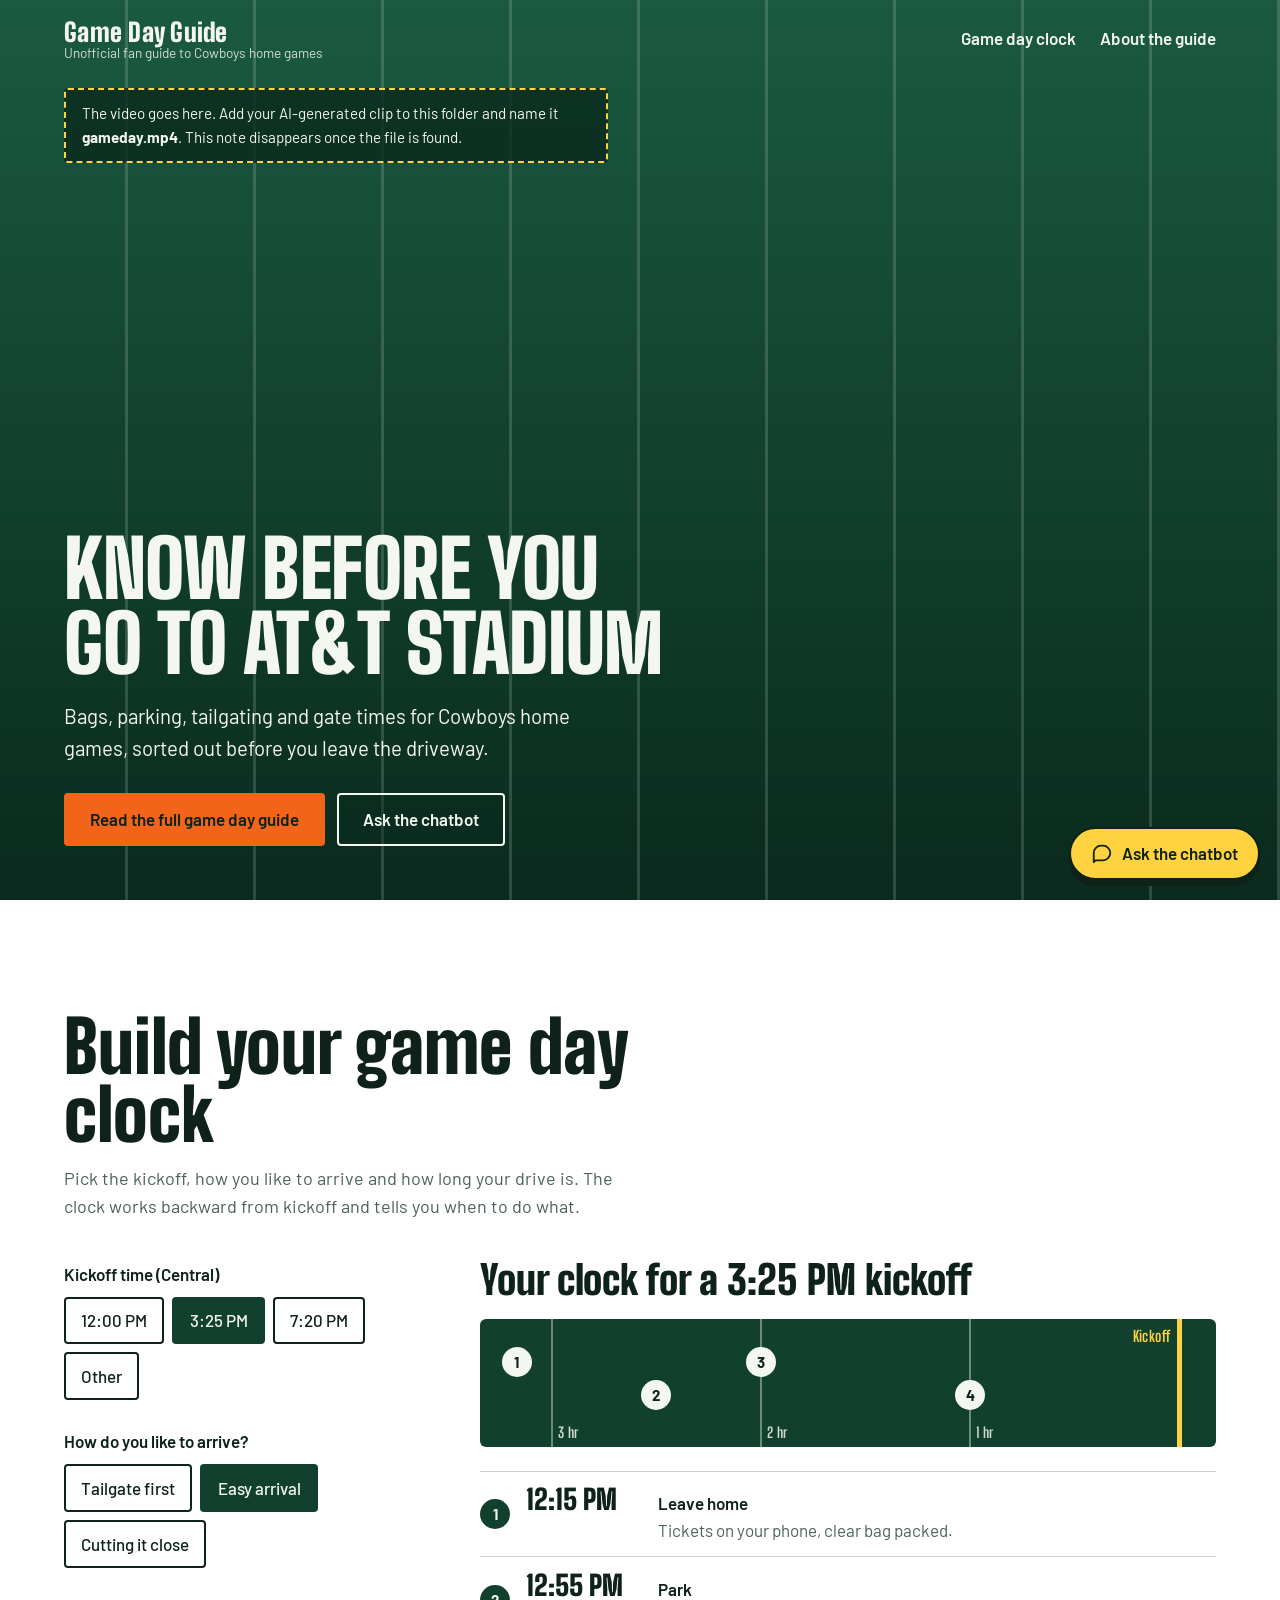
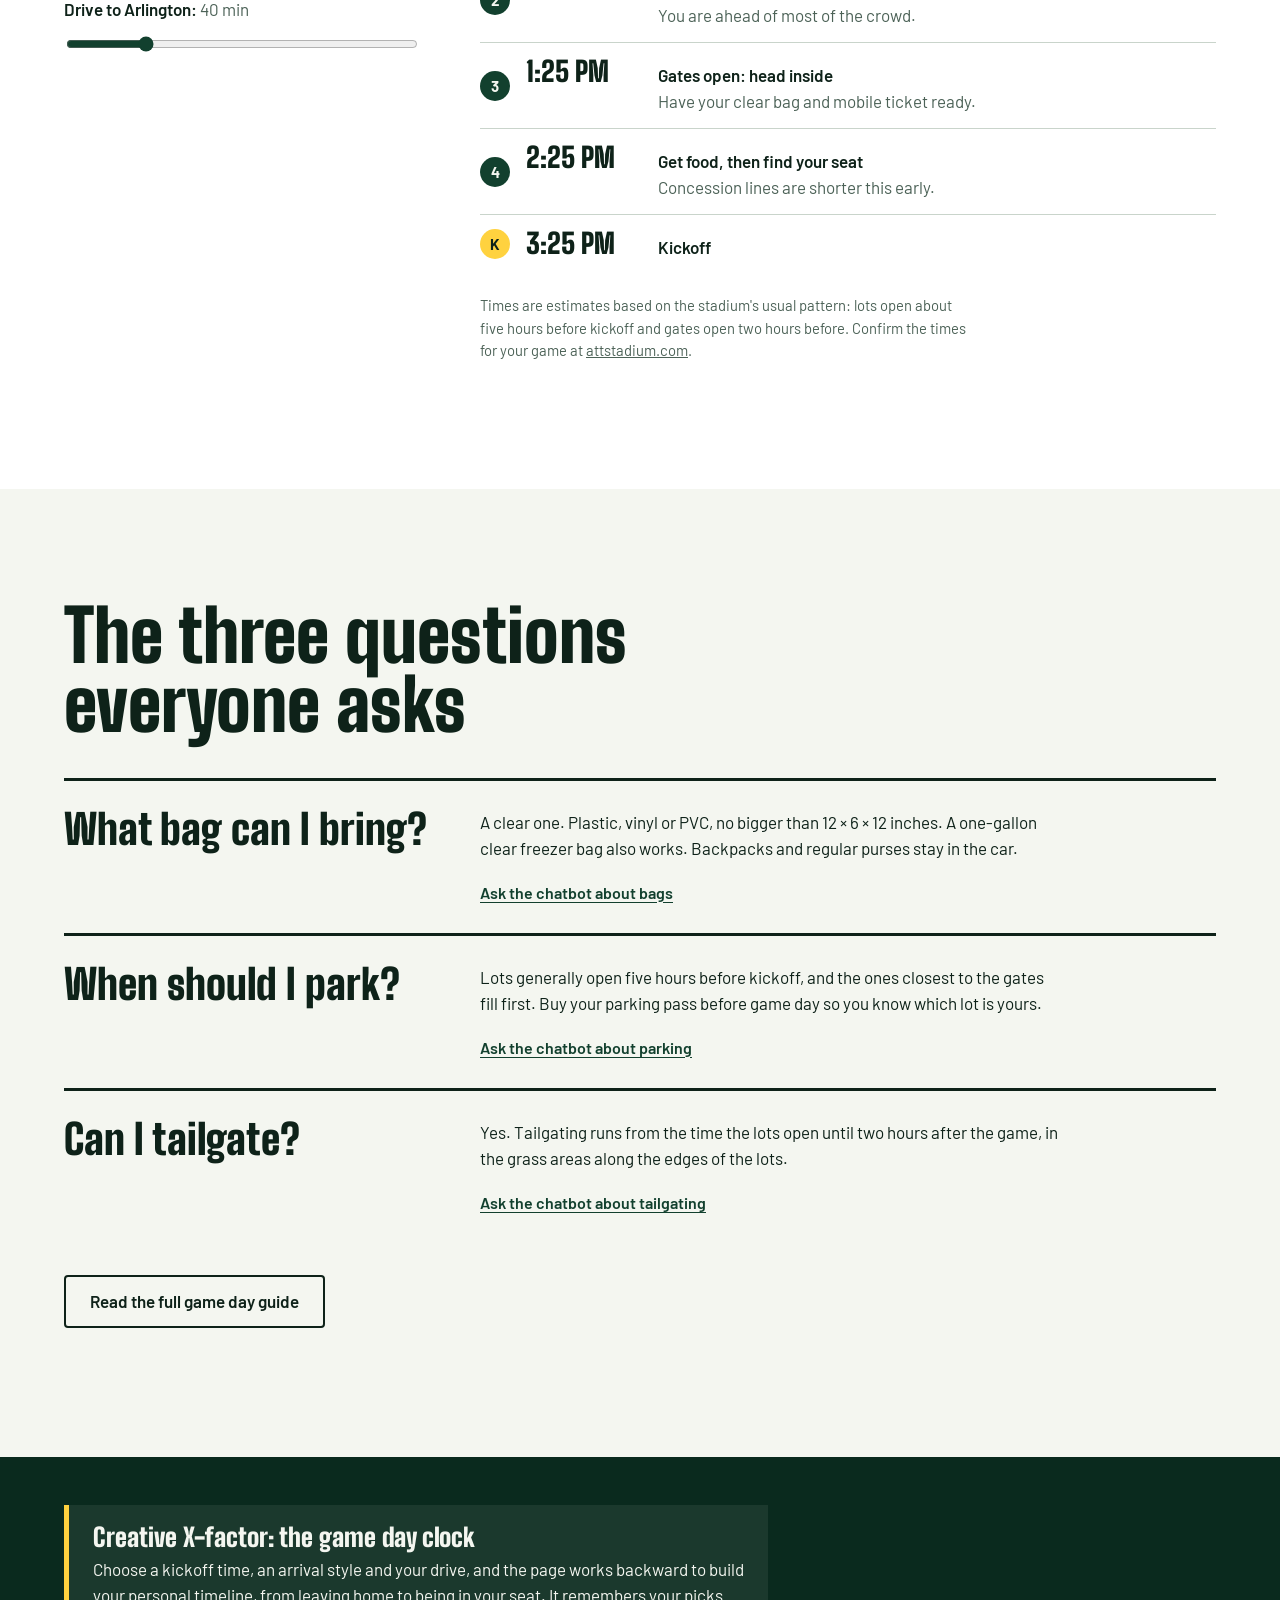
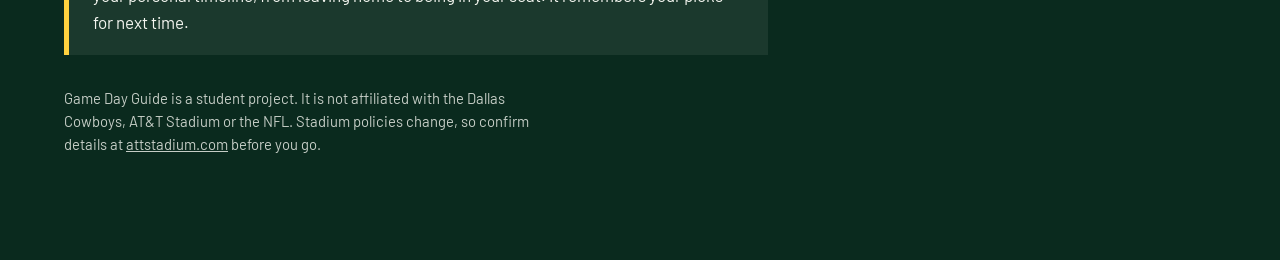
<file: index.html>
<!DOCTYPE html>
<html lang="en">
<head>
  <meta charset="utf-8">
  <meta name="viewport" content="width=device-width, initial-scale=1">
  <title>Game Day Guide | Cowboys home games at AT&amp;T Stadium</title>
  <meta name="description" content="An unofficial fan guide to Dallas Cowboys home games at AT&T Stadium: bag policy, parking, tailgating and gate times, plus a chatbot that answers your questions.">
  <link rel="preconnect" href="https://fonts.googleapis.com">
  <link rel="preconnect" href="https://fonts.gstatic.com" crossorigin>
  <link href="https://fonts.googleapis.com/css2?family=Barlow:wght@400;500;600;700&family=Barlow+Condensed:wght@700;800&display=swap" rel="stylesheet">
  <link href="https://fonts.googleapis.com/css2?family=Big+Shoulders+Display:wght@700;900&display=swap" rel="stylesheet">
  <link rel="stylesheet" href="style.css">
</head>
<body>

  <header class="site-head site-head--over">
    <a class="brand" href="index.html">
      <span class="brand-name">Game Day Guide</span>
      <span class="brand-note">Unofficial fan guide to Cowboys home games</span>
    </a>
    <nav class="site-nav" aria-label="Main">
      <a href="#planner">Game day clock</a>
      <a href="guide.html">About the guide</a>
    </nav>
  </header>

  <main>

    <!-- Landing video: auto-plays, muted, on a loop -->
    <section class="hero">
      <div class="hero-media">
        <video class="hero-video" src="gameday.mp4" autoplay muted loop playsinline preload="auto"
               aria-label="AI-generated video of a fan in a number 1 jersey walking through a stadium tunnel to the stands and cheering"></video>
      </div>

      <button type="button" class="video-toggle">Pause video</button>

      <p class="video-missing">
        The video goes here. Add your AI-generated clip to this folder and name it
        <strong>gameday.mp4</strong>. This note disappears once the file is found.
      </p>

      <div class="hero-copy">
        <h1>Know before you go to AT&amp;T Stadium</h1>
        <p class="hero-lede">
          Bags, parking, tailgating and gate times for Cowboys home games,
          sorted out before you leave the driveway.
        </p>
        <div class="hero-actions">
          <a class="btn btn-primary" href="guide.html">Read the full game day guide</a>
          <button type="button" class="btn btn-outline-light" data-open-chat>Ask the chatbot</button>
        </div>
      </div>
    </section>

    <!-- X-factor: the game day clock -->
    <section class="section planner" id="planner">
      <h2 class="section-title">Build your game day clock</h2>
      <p class="section-intro">
        Pick the kickoff, how you like to arrive and how long your drive is.
        The clock works backward from kickoff and tells you when to do what.
      </p>

      <div class="planner-grid">
        <form class="planner-form" id="planner-form">
          <fieldset>
            <legend>Kickoff time (Central)</legend>
            <div class="chips">
              <label class="chip"><input type="radio" name="kickoff" value="720"><span>12:00 PM</span></label>
              <label class="chip"><input type="radio" name="kickoff" value="925" checked><span>3:25 PM</span></label>
              <label class="chip"><input type="radio" name="kickoff" value="1160"><span>7:20 PM</span></label>
              <label class="chip"><input type="radio" name="kickoff" value="other"><span>Other</span></label>
            </div>
            <div class="other-time" id="other-time" hidden>
              <label for="kick-other">Kickoff at</label>
              <input type="time" id="kick-other" value="15:30">
            </div>
          </fieldset>

          <fieldset>
            <legend>How do you like to arrive?</legend>
            <div class="chips">
              <label class="chip"><input type="radio" name="style" value="tailgate"><span>Tailgate first</span></label>
              <label class="chip"><input type="radio" name="style" value="easy" checked><span>Easy arrival</span></label>
              <label class="chip"><input type="radio" name="style" value="close"><span>Cutting it close</span></label>
            </div>
          </fieldset>

          <label class="range-label" for="drive">
            Drive to Arlington: <span class="range-value" id="drive-value">40 min</span>
          </label>
          <input type="range" id="drive" min="10" max="150" step="5" value="40">
        </form>

        <div class="planner-result" aria-live="polite">
          <h3 class="clock-title" id="clock-title">Your clock</h3>
          <div class="field" aria-hidden="true">
            <div class="field-inner" id="field-inner"></div>
          </div>
          <ol class="clock" id="clock-list"></ol>
          <p class="fine">
            Times are estimates based on the stadium's usual pattern: lots open about
            <span id="lots-note">five</span> hours before kickoff and gates open two hours before.
            Confirm the times for your game at
            <a href="https://attstadium.com" target="_blank" rel="noopener">attstadium.com</a>.
          </p>
        </div>
      </div>
    </section>

    <section class="section questions">
      <h2 class="section-title">The three questions everyone asks</h2>

      <dl class="qa">
        <div class="qa-row">
          <dt>What bag can I bring?</dt>
          <dd>
            <p>A clear one. Plastic, vinyl or PVC, no bigger than 12 × 6 × 12 inches.
            A one-gallon clear freezer bag also works. Backpacks and regular purses stay in the car.</p>
            <button type="button" class="link-button" data-open-chat>Ask the chatbot about bags</button>
          </dd>
        </div>
        <div class="qa-row">
          <dt>When should I park?</dt>
          <dd>
            <p>Lots generally open five hours before kickoff, and the ones closest to the
            gates fill first. Buy your parking pass before game day so you know which lot is yours.</p>
            <button type="button" class="link-button" data-open-chat>Ask the chatbot about parking</button>
          </dd>
        </div>
        <div class="qa-row">
          <dt>Can I tailgate?</dt>
          <dd>
            <p>Yes. Tailgating runs from the time the lots open until two hours after the
            game, in the grass areas along the edges of the lots.</p>
            <button type="button" class="link-button" data-open-chat>Ask the chatbot about tailgating</button>
          </dd>
        </div>
      </dl>

      <p class="questions-more">
        <a class="btn btn-outline-dark" href="guide.html">Read the full game day guide</a>
      </p>
    </section>

  </main>

  <footer class="site-foot">
    <div class="xfactor">
      <h2>Creative X-factor: the game day clock</h2>
      <p>Choose a kickoff time, an arrival style and your drive, and the page works
      backward to build your personal timeline, from leaving home to being in your
      seat. It remembers your picks for next time.</p>
    </div>
    <p class="disclaimer">
      Game Day Guide is a student project. It is not affiliated with the Dallas Cowboys,
      AT&amp;T Stadium or the NFL. Stadium policies change, so confirm details at
      <a href="https://attstadium.com" target="_blank" rel="noopener">attstadium.com</a> before you go.
    </p>
  </footer>

  <noscript>
    <p style="padding:1rem"><a href="https://share.chatling.ai/s/kKgDypYMoNRRY6E">Open the Game Day Guide chatbot</a></p>
  </noscript>
  <script src="script.js"></script>
</body>
</html>
</file>
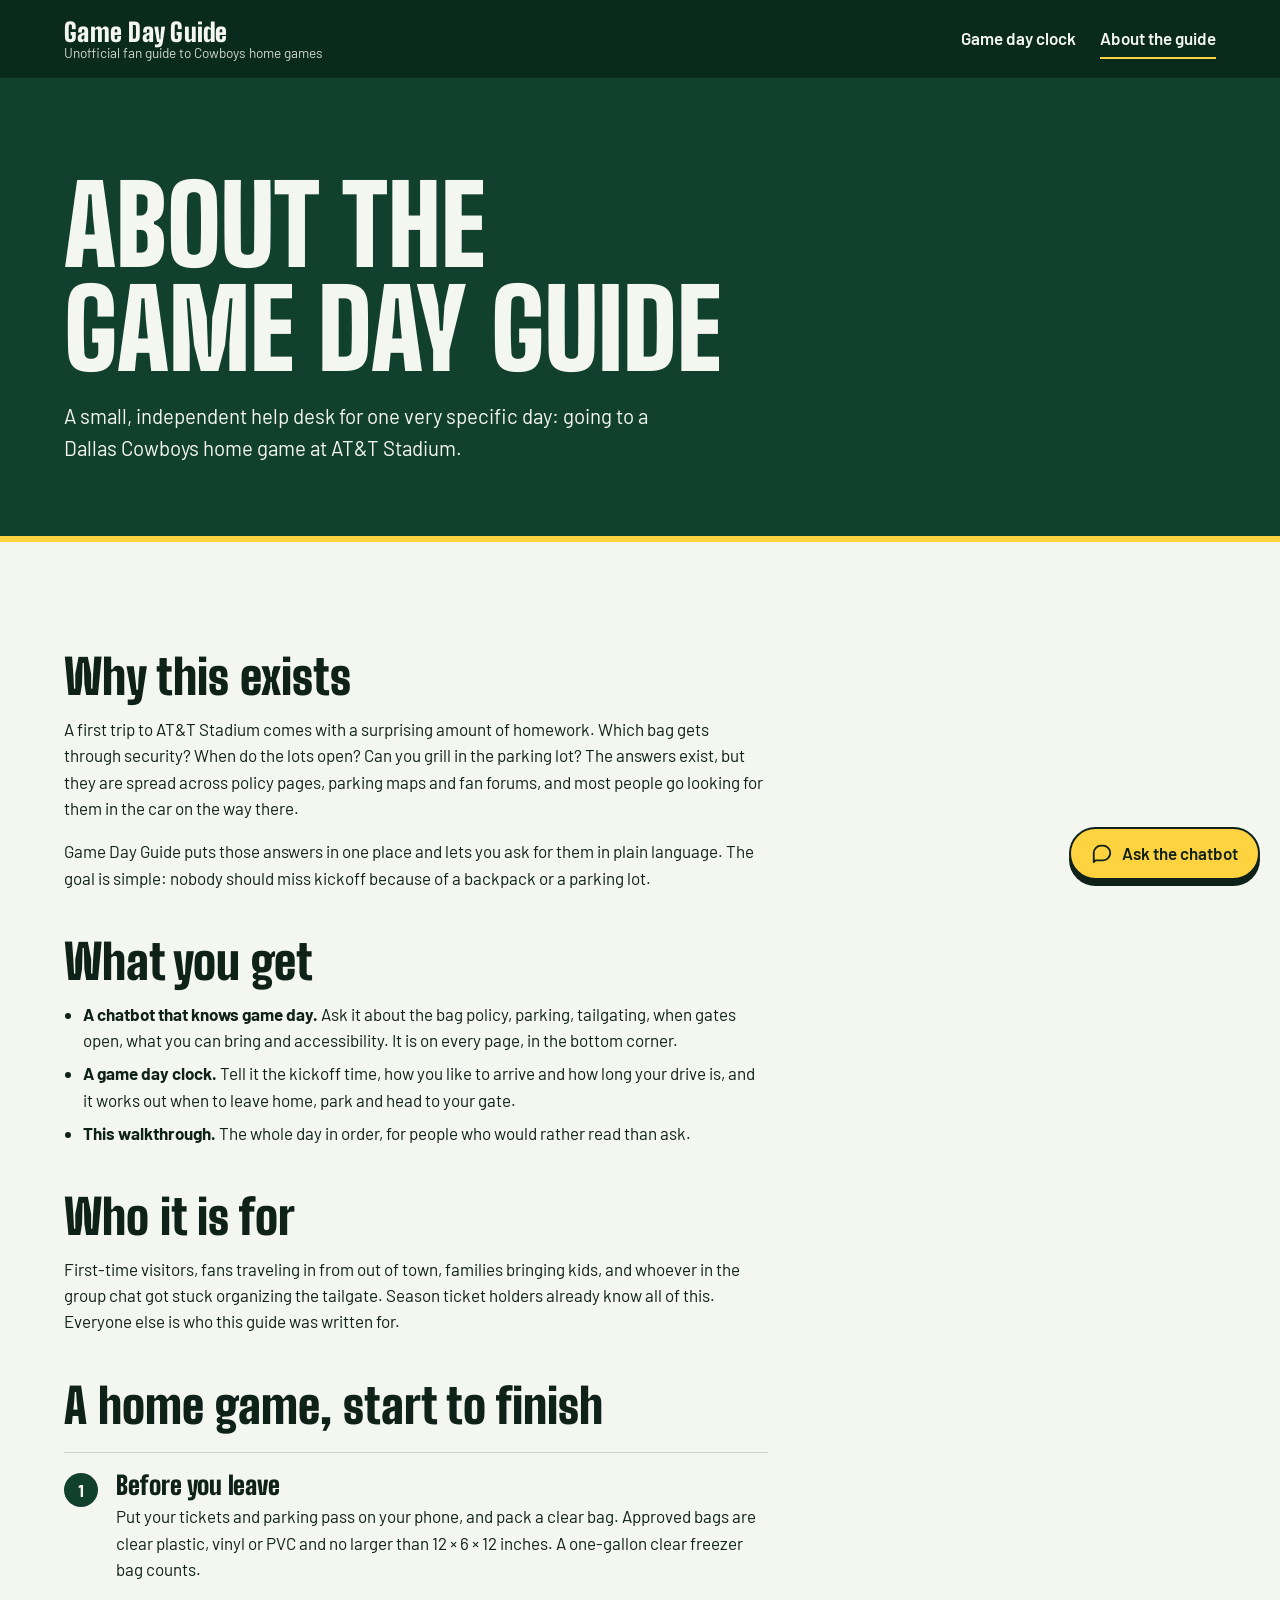
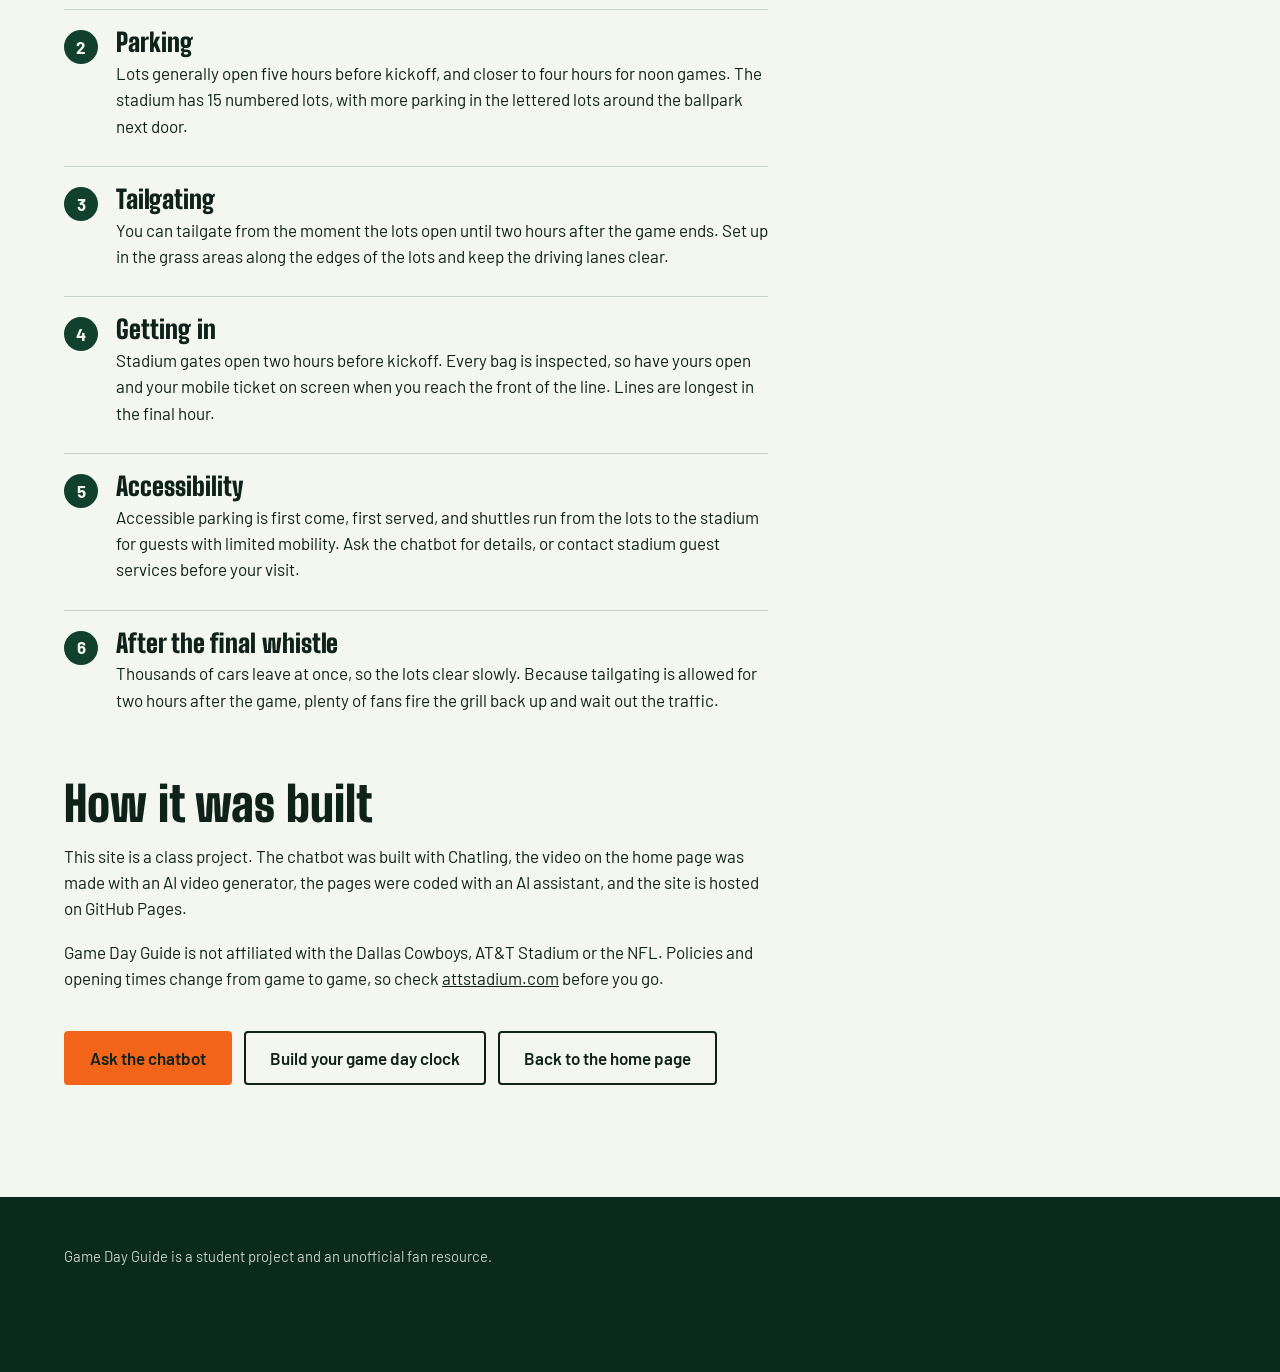
<file: guide.html>
<!DOCTYPE html>
<html lang="en">
<head>
  <meta charset="utf-8">
  <meta name="viewport" content="width=device-width, initial-scale=1">
  <title>About the guide | Game Day Guide</title>
  <meta name="description" content="What the Game Day Guide is, who it is for, and a start-to-finish walkthrough of a Cowboys home game at AT&T Stadium.">
  <link rel="preconnect" href="https://fonts.googleapis.com">
  <link rel="preconnect" href="https://fonts.gstatic.com" crossorigin>
  <link href="https://fonts.googleapis.com/css2?family=Barlow:wght@400;500;600;700&family=Barlow+Condensed:wght@700;800&display=swap" rel="stylesheet">
  <link href="https://fonts.googleapis.com/css2?family=Big+Shoulders+Display:wght@700;900&display=swap" rel="stylesheet">
  <link rel="stylesheet" href="style.css">
</head>
<body>

  <header class="site-head site-head--solid">
    <a class="brand" href="index.html">
      <span class="brand-name">Game Day Guide</span>
      <span class="brand-note">Unofficial fan guide to Cowboys home games</span>
    </a>
    <nav class="site-nav" aria-label="Main">
      <a href="index.html#planner">Game day clock</a>
      <a href="guide.html" aria-current="page">About the guide</a>
    </nav>
  </header>

  <main>
    <div class="page-top">
      <h1>About the Game Day Guide</h1>
      <p>A small, independent help desk for one very specific day: going to a
      Dallas Cowboys home game at AT&amp;T Stadium.</p>
    </div>

    <section class="section">
      <div class="prose">

        <h2>Why this exists</h2>
        <p>A first trip to AT&amp;T Stadium comes with a surprising amount of homework.
        Which bag gets through security? When do the lots open? Can you grill in the
        parking lot? The answers exist, but they are spread across policy pages,
        parking maps and fan forums, and most people go looking for them in the car
        on the way there.</p>
        <p>Game Day Guide puts those answers in one place and lets you ask for them in
        plain language. The goal is simple: nobody should miss kickoff because of a
        backpack or a parking lot.</p>

        <h2>What you get</h2>
        <ul>
          <li><strong>A chatbot that knows game day.</strong> Ask it about the bag policy,
          parking, tailgating, when gates open, what you can bring and accessibility.
          It is on every page, in the bottom corner.</li>
          <li><strong>A game day clock.</strong> Tell it the kickoff time, how you like to
          arrive and how long your drive is, and it works out when to leave home,
          park and head to your gate.</li>
          <li><strong>This walkthrough.</strong> The whole day in order, for people who
          would rather read than ask.</li>
        </ul>

        <h2>Who it is for</h2>
        <p>First-time visitors, fans traveling in from out of town, families bringing
        kids, and whoever in the group chat got stuck organizing the tailgate.
        Season ticket holders already know all of this. Everyone else is who this
        guide was written for.</p>

        <h2>A home game, start to finish</h2>
        <ol class="steps">
          <li>
            <h3>Before you leave</h3>
            <p>Put your tickets and parking pass on your phone, and pack a clear bag.
            Approved bags are clear plastic, vinyl or PVC and no larger than
            12 × 6 × 12 inches. A one-gallon clear freezer bag counts.</p>
          </li>
          <li>
            <h3>Parking</h3>
            <p>Lots generally open five hours before kickoff, and closer to four hours
            for noon games. The stadium has 15 numbered lots, with more parking in the
            lettered lots around the ballpark next door.</p>
          </li>
          <li>
            <h3>Tailgating</h3>
            <p>You can tailgate from the moment the lots open until two hours after the
            game ends. Set up in the grass areas along the edges of the lots and keep
            the driving lanes clear.</p>
          </li>
          <li>
            <h3>Getting in</h3>
            <p>Stadium gates open two hours before kickoff. Every bag is inspected, so
            have yours open and your mobile ticket on screen when you reach the front
            of the line. Lines are longest in the final hour.</p>
          </li>
          <li>
            <h3>Accessibility</h3>
            <p>Accessible parking is first come, first served, and shuttles run from the
            lots to the stadium for guests with limited mobility. Ask the chatbot for
            details, or contact stadium guest services before your visit.</p>
          </li>
          <li>
            <h3>After the final whistle</h3>
            <p>Thousands of cars leave at once, so the lots clear slowly. Because
            tailgating is allowed for two hours after the game, plenty of fans fire the
            grill back up and wait out the traffic.</p>
          </li>
        </ol>

        <h2>How it was built</h2>
        <p>This site is a class project. The chatbot was built with Chatling, the video
        on the home page was made with an AI video generator, the pages were coded
        with an AI assistant, and the site is hosted on GitHub Pages.</p>
        <p>Game Day Guide is not affiliated with the Dallas Cowboys, AT&amp;T Stadium or
        the NFL. Policies and opening times change from game to game, so check
        <a href="https://attstadium.com" target="_blank" rel="noopener">attstadium.com</a>
        before you go.</p>

        <div class="page-actions">
          <button type="button" class="btn btn-primary" data-open-chat>Ask the chatbot</button>
          <a class="btn btn-outline-dark" href="index.html#planner">Build your game day clock</a>
          <a class="btn btn-outline-dark" href="index.html">Back to the home page</a>
        </div>

      </div>
    </section>
  </main>

  <footer class="site-foot">
    <p class="disclaimer" style="margin-top:0">
      Game Day Guide is a student project and an unofficial fan resource.
    </p>
  </footer>

  <noscript>
    <p style="padding:1rem"><a href="https://share.chatling.ai/s/kKgDypYMoNRRY6E">Open the Game Day Guide chatbot</a></p>
  </noscript>
  <script src="script.js"></script>
</body>
</html>
</file>
<file: style.css>
/* Game Day Guide — shared styles for index.html and guide.html */

:root {
  --turf: #12402e;
  --turf-deep: #0a2a1e;
  --chalk: #f4f6f0;
  --paper: #ffffff;
  --line: #ffd23f;      /* the yellow first-down line */
  --pylon: #f2641a;     /* end-zone pylon orange */
  --ink: #0e2219;
  --muted: #4c6257;
  --rule: #c9d4cb;
  --display: "Big Shoulders Display", "Barlow Condensed", "Arial Narrow", Impact, sans-serif;
  --body: "Barlow", "Helvetica Neue", Arial, sans-serif;
  --gutter: clamp(1.25rem, 5vw, 4.5rem);
}

*,
*::before,
*::after { box-sizing: border-box; }

html { scroll-behavior: smooth; }

body {
  margin: 0;
  background: var(--chalk);
  color: var(--ink);
  font-family: var(--body);
  font-size: 1.0625rem;
  line-height: 1.55;
  -webkit-font-smoothing: antialiased;
}

h1, h2, h3 {
  font-family: var(--display);
  font-weight: 900;
  line-height: 0.95;
  margin: 0;
}

p { margin: 0 0 1em; }
a { color: inherit; }

:focus-visible {
  outline: 3px solid var(--line);
  outline-offset: 2px;
  box-shadow: 0 0 0 7px var(--ink);
}

.sr-only {
  position: absolute;
  width: 1px;
  height: 1px;
  overflow: hidden;
  clip: rect(0 0 0 0);
  white-space: nowrap;
}

/* ---------- Header ---------- */

.site-head {
  display: flex;
  align-items: center;
  justify-content: space-between;
  gap: 1rem;
  padding: 1.1rem var(--gutter);
  color: var(--chalk);
}

.site-head--over {
  position: absolute;
  inset: 0 0 auto 0;
  z-index: 3;
}

.site-head--solid { background: var(--turf-deep); }

.brand {
  display: flex;
  flex-direction: column;
  text-decoration: none;
  line-height: 1.1;
}

.brand-name {
  font-family: var(--display);
  font-weight: 900;
  font-size: 1.6rem;
  letter-spacing: 0.01em;
}

.brand-note {
  font-size: 0.85rem;
  opacity: 0.85;
}

.site-nav {
  display: flex;
  gap: 1.5rem;
  font-weight: 600;
}

.site-nav a {
  text-decoration: none;
  padding: 0.35rem 0;
  border-bottom: 2px solid transparent;
}

.site-nav a:hover,
.site-nav a[aria-current="page"] { border-bottom-color: var(--line); }

/* ---------- Buttons ---------- */

.btn {
  display: inline-flex;
  align-items: center;
  justify-content: center;
  gap: 0.5rem;
  padding: 0.9rem 1.5rem;
  border: 2px solid transparent;
  border-radius: 4px;
  font: 600 1.0625rem/1.2 var(--body);
  text-decoration: none;
  cursor: pointer;
}

.btn-primary {
  background: var(--pylon);
  border-color: var(--pylon);
  color: var(--ink);
}

.btn-primary:hover { background: #ff7a33; border-color: #ff7a33; }

.btn-outline-light {
  background: rgba(10, 42, 30, 0.35);
  border-color: var(--chalk);
  color: var(--chalk);
}

.btn-outline-light:hover { background: var(--chalk); color: var(--ink); }

.btn-outline-dark {
  background: transparent;
  border-color: var(--ink);
  color: var(--ink);
}

.btn-outline-dark:hover { background: var(--ink); color: var(--chalk); }

/* ---------- Hero with video ---------- */

.hero {
  position: relative;
  min-height: 100vh;
  min-height: 100svh;
  display: flex;
  align-items: flex-end;
  overflow: hidden;
  color: var(--chalk);
  /* Shown only until gameday.mp4 loads: a field with yard lines */
  background:
    repeating-linear-gradient(90deg, transparent 0 calc(10% - 3px), rgba(244, 246, 240, 0.16) calc(10% - 3px) 10%),
    linear-gradient(180deg, #1a5a40, var(--turf-deep));
}

/* Phones: the portrait video fills the whole hero behind the text */
.hero-media {
  position: absolute;
  inset: 0;
}

.hero-video {
  position: absolute;
  inset: 0;
  width: 100%;
  height: 100%;
  object-fit: cover;
}

.hero.no-video .hero-media,
.hero.no-video .video-toggle { display: none; }

.hero::after {
  content: "";
  position: absolute;
  inset: 0;
  background: linear-gradient(180deg, rgba(10, 42, 30, 0.45) 0%, rgba(10, 42, 30, 0) 22%, rgba(10, 42, 30, 0) 45%, rgba(10, 42, 30, 0.88) 100%);
  pointer-events: none;
}

.hero-copy {
  position: relative;
  z-index: 2;
  width: 100%;
  padding: 7rem var(--gutter) clamp(2rem, 6vh, 4rem);
}

.hero h1 {
  font-size: clamp(3rem, min(9vw, 14vh), 7.5rem);
  text-transform: uppercase;
  letter-spacing: -0.005em;
  max-width: 15ch;
  text-wrap: balance;
}

.hero-lede {
  max-width: 46ch;
  margin: 1.25rem 0 1.75rem;
  font-size: clamp(1.1rem, 1.6vw, 1.3rem);
}

.hero-actions {
  display: flex;
  flex-wrap: wrap;
  gap: 0.75rem;
}

.video-toggle {
  position: absolute;
  z-index: 2;
  top: 5.25rem;
  right: var(--gutter);
  padding: 0.4rem 0.8rem;
  border: 1px solid rgba(244, 246, 240, 0.7);
  border-radius: 4px;
  background: rgba(10, 42, 30, 0.55);
  color: var(--chalk);
  font: 500 0.875rem var(--body);
  cursor: pointer;
}

.video-missing {
  display: none;
  position: absolute;
  z-index: 2;
  top: 5.5rem;
  left: var(--gutter);
  right: var(--gutter);
  max-width: 34rem;
  padding: 0.75rem 1rem;
  border: 2px dashed var(--line);
  border-radius: 4px;
  background: rgba(10, 42, 30, 0.8);
  font-size: 0.95rem;
}

.hero.no-video .video-missing { display: block; }

/* Wide screens: the portrait video stands full height on the right, uncropped */
@media (min-width: 821px) and (orientation: landscape) {
  .hero {
    display: grid;
    grid-template-columns: minmax(0, 1fr) auto;
    align-items: end;
  }

  .hero::after { display: none; }

  .hero-media {
    position: relative;
    inset: auto;
    grid-column: 2;
    grid-row: 1;
    align-self: start;
    height: 100vh;
    height: 100svh;
    aspect-ratio: 9 / 16;
    max-width: 46vw;
  }

  .hero-media::after {
    content: "";
    position: absolute;
    inset: 0 0 auto 0;
    height: 20%;
    background: linear-gradient(180deg, rgba(10, 42, 30, 0.75), rgba(10, 42, 30, 0));
    pointer-events: none;
  }

  .hero-copy {
    grid-column: 1;
    grid-row: 1;
  }

  .hero h1 { font-size: clamp(3rem, min(6.2vw, 13vh), 7rem); }
}

/* ---------- Sections ---------- */

.section {
  padding: clamp(3.5rem, 9vw, 7rem) var(--gutter);
}

.section-title {
  font-size: clamp(2.5rem, 6vw, 4.5rem);
  max-width: 16ch;
}

.section-intro {
  max-width: 56ch;
  margin: 1rem 0 0;
  color: var(--muted);
  font-size: 1.125rem;
}

/* ---------- Game day clock (X-factor) ---------- */

.planner { background: var(--paper); }

.planner-grid {
  display: grid;
  grid-template-columns: minmax(16rem, 22rem) 1fr;
  gap: clamp(2rem, 5vw, 4.5rem);
  margin-top: 2.5rem;
  align-items: start;
}

.planner-form fieldset {
  border: 0;
  padding: 0;
  margin: 0 0 1.75rem;
}

.planner-form legend,
.planner-form .range-label {
  display: block;
  padding: 0;
  margin-bottom: 0.6rem;
  font-weight: 600;
}

.chips {
  display: flex;
  flex-wrap: wrap;
  gap: 0.5rem;
}

.chip input {
  position: absolute;
  opacity: 0;
  pointer-events: none;
}

.chip span {
  display: inline-block;
  padding: 0.55rem 0.95rem;
  border: 2px solid var(--ink);
  border-radius: 4px;
  font-weight: 500;
  cursor: pointer;
}

.chip input:checked + span {
  background: var(--turf);
  border-color: var(--turf);
  color: var(--chalk);
}

.chip input:focus-visible + span {
  outline: 3px solid var(--line);
  outline-offset: 2px;
  box-shadow: 0 0 0 7px var(--ink);
}

.other-time {
  margin-top: 0.75rem;
  display: flex;
  align-items: center;
  gap: 0.6rem;
}

.other-time[hidden] { display: none; }

.other-time input {
  padding: 0.5rem 0.6rem;
  border: 2px solid var(--ink);
  border-radius: 4px;
  font: 500 1rem var(--body);
  color: var(--ink);
  background: var(--paper);
}

.planner-form input[type="range"] {
  width: 100%;
  accent-color: var(--turf);
}

.range-value { font-weight: 400; color: var(--muted); }

.clock-title {
  font-size: clamp(1.75rem, 3.2vw, 2.5rem);
  margin-bottom: 1.25rem;
}

/* The field: one yard line per hour, yellow line at kickoff */
.field {
  position: relative;
  height: 128px;
  border-radius: 6px;
  background: var(--turf);
  overflow: hidden;
}

.field-inner {
  position: absolute;
  inset: 0 5% 0 5%;
}

.tick {
  position: absolute;
  top: 0;
  bottom: 0;
  width: 2px;
  margin-left: -1px;
  background: rgba(244, 246, 240, 0.4);
}

.tick span {
  position: absolute;
  bottom: 6px;
  left: 7px;
  font: 700 0.9rem var(--display);
  letter-spacing: 0.03em;
  color: rgba(244, 246, 240, 0.85);
  white-space: nowrap;
}

.kick {
  position: absolute;
  top: 0;
  bottom: 0;
  left: 100%;
  width: 5px;
  margin-left: -2.5px;
  background: var(--line);
}

.kick span {
  position: absolute;
  top: 8px;
  right: 11px;
  font: 700 0.95rem var(--display);
  letter-spacing: 0.03em;
  color: var(--line);
  white-space: nowrap;
}

.mark {
  position: absolute;
  width: 30px;
  height: 30px;
  margin: -15px 0 0 -15px;
  border-radius: 50%;
  background: var(--chalk);
  color: var(--ink);
  display: grid;
  place-items: center;
  font: 700 0.95rem var(--body);
}

.clock {
  list-style: none;
  margin: 1.5rem 0 0;
  padding: 0;
}

.clock li {
  display: grid;
  grid-template-columns: 30px 7.25rem 1fr;
  gap: 0 1rem;
  align-items: baseline;
  padding: 0.85rem 0;
  border-top: 1px solid var(--rule);
}

.clock .num {
  width: 30px;
  height: 30px;
  border-radius: 50%;
  background: var(--turf);
  color: var(--chalk);
  display: grid;
  place-items: center;
  font: 700 0.95rem var(--body);
  align-self: center;
}

.clock .time {
  font: 900 1.75rem/1 var(--display);
  white-space: nowrap;
}

.clock .what { font-weight: 600; }
.clock .why { display: block; font-weight: 400; color: var(--muted); }

.clock li.is-kickoff .num { background: var(--line); color: var(--ink); }

.fine {
  margin-top: 1.25rem;
  max-width: 62ch;
  font-size: 0.925rem;
  color: var(--muted);
}

/* ---------- Three questions ---------- */

.questions { background: var(--chalk); }

.qa {
  margin: 2.5rem 0 0;
}

.qa-row {
  display: grid;
  grid-template-columns: minmax(12rem, 1fr) 2fr;
  gap: 0.5rem 3rem;
  padding: 1.75rem 0;
  border-top: 3px solid var(--ink);
}

.qa-row dt {
  font: 900 clamp(1.75rem, 3.4vw, 2.6rem)/1 var(--display);
}

.qa-row dd {
  margin: 0;
  max-width: 58ch;
}

.link-button {
  padding: 0;
  border: 0;
  background: none;
  color: var(--turf);
  font: 600 1rem var(--body);
  text-decoration: underline;
  text-underline-offset: 3px;
  cursor: pointer;
}

.questions-more { margin-top: 2rem; }

/* ---------- Footer ---------- */

.site-foot {
  background: var(--turf-deep);
  color: var(--chalk);
  padding: 3rem var(--gutter) 6.5rem;
}

.xfactor {
  max-width: 44rem;
  padding: 1.25rem 1.5rem;
  border-left: 5px solid var(--line);
  background: rgba(244, 246, 240, 0.07);
}

.xfactor h2 {
  font-size: 1.6rem;
  margin-bottom: 0.4rem;
}

.xfactor p { margin: 0; }

.disclaimer {
  max-width: 60ch;
  margin: 2rem 0 0;
  font-size: 0.925rem;
  opacity: 0.8;
}

/* ---------- Guide page ---------- */

.page-top {
  background: var(--turf);
  color: var(--chalk);
  padding: clamp(3rem, 8vw, 6rem) var(--gutter) clamp(2.5rem, 6vw, 4.5rem);
  border-bottom: 6px solid var(--line);
}

.page-top h1 {
  font-size: clamp(3rem, 8.5vw, 7rem);
  text-transform: uppercase;
  max-width: 12ch;
}

.page-top p {
  max-width: 52ch;
  margin: 1.25rem 0 0;
  font-size: clamp(1.1rem, 1.6vw, 1.3rem);
}

.prose {
  max-width: 44rem;
}

.prose h2 {
  font-size: clamp(2rem, 4.2vw, 3rem);
  margin: 3rem 0 1rem;
}

.prose h2:first-child { margin-top: 0; }

.prose ul { padding-left: 1.2rem; margin: 0 0 1em; }
.prose li { margin-bottom: 0.4em; }

.steps {
  list-style: none;
  counter-reset: step;
  margin: 1.5rem 0 0;
  padding: 0;
}

.steps li {
  counter-increment: step;
  position: relative;
  padding: 1.25rem 0 1.25rem 3.25rem;
  border-top: 1px solid var(--rule);
}

.steps li::before {
  content: counter(step);
  position: absolute;
  left: 0;
  top: 1.25rem;
  width: 34px;
  height: 34px;
  border-radius: 50%;
  background: var(--turf);
  color: var(--chalk);
  display: grid;
  place-items: center;
  font-weight: 700;
}

.steps h3 {
  font-size: 1.6rem;
  margin-bottom: 0.35rem;
}

.steps p { margin: 0; }

.page-actions {
  display: flex;
  flex-wrap: wrap;
  gap: 0.75rem;
  margin-top: 2.5rem;
}

/* ---------- Chatbot widget (both pages) ---------- */

.chat-launch {
  position: fixed;
  right: 1.25rem;
  bottom: 1.25rem;
  z-index: 50;
  display: inline-flex;
  align-items: center;
  gap: 0.55rem;
  padding: 0.85rem 1.25rem;
  border: 2px solid var(--ink);
  border-radius: 999px;
  background: var(--line);
  color: var(--ink);
  font: 600 1.0625rem var(--body);
  cursor: pointer;
  box-shadow: 0 6px 0 var(--ink);
}

.chat-launch:hover { transform: translateY(2px); box-shadow: 0 4px 0 var(--ink); }
.chat-launch svg { width: 22px; height: 22px; }

.chat-panel {
  position: fixed;
  right: 1.25rem;
  bottom: 5.5rem;
  z-index: 60;
  width: min(400px, calc(100vw - 2.5rem));
  height: min(640px, calc(100vh - 7rem));
  display: flex;
  flex-direction: column;
  border: 2px solid var(--ink);
  border-radius: 10px;
  overflow: hidden;
  background: var(--paper);
  box-shadow: 0 18px 50px rgba(10, 42, 30, 0.35);
}

.chat-panel[hidden] { display: none; }

.chat-bar {
  display: flex;
  align-items: center;
  justify-content: space-between;
  padding: 0.6rem 0.6rem 0.6rem 1rem;
  background: var(--turf);
  color: var(--chalk);
  font-weight: 600;
}

.chat-close {
  width: 36px;
  height: 36px;
  border: 0;
  border-radius: 4px;
  background: transparent;
  color: var(--chalk);
  font-size: 1.5rem;
  line-height: 1;
  cursor: pointer;
}

.chat-close:hover { background: rgba(244, 246, 240, 0.15); }

.chat-panel iframe {
  flex: 1;
  width: 100%;
  border: 0;
}

/* ---------- Small screens ---------- */

@media (max-width: 820px) {
  .planner-grid { grid-template-columns: 1fr; }
  .qa-row { grid-template-columns: 1fr; }
  .brand-note { display: none; }
  .site-nav { gap: 1rem; font-size: 0.95rem; }
}

@media (max-width: 520px) {
  .site-nav a[href$="#planner"] { display: none; }
  .clock li { grid-template-columns: 30px 1fr; }
  .clock .text { grid-column: 2; }
  .field { height: 104px; }
  .tick span { font-size: 0.75rem; left: 4px; }
  .chat-panel {
    right: 0;
    bottom: 0;
    width: 100vw;
    height: 100vh;
    height: 100dvh;
    border: 0;
    border-radius: 0;
  }
  .hero-actions .btn { width: 100%; }
  .hero-copy { padding-bottom: 5.75rem; } /* room for the chatbot button */
}

@media (prefers-reduced-motion: reduce) {
  html { scroll-behavior: auto; }
  .chat-launch:hover { transform: none; }
}
</file>
